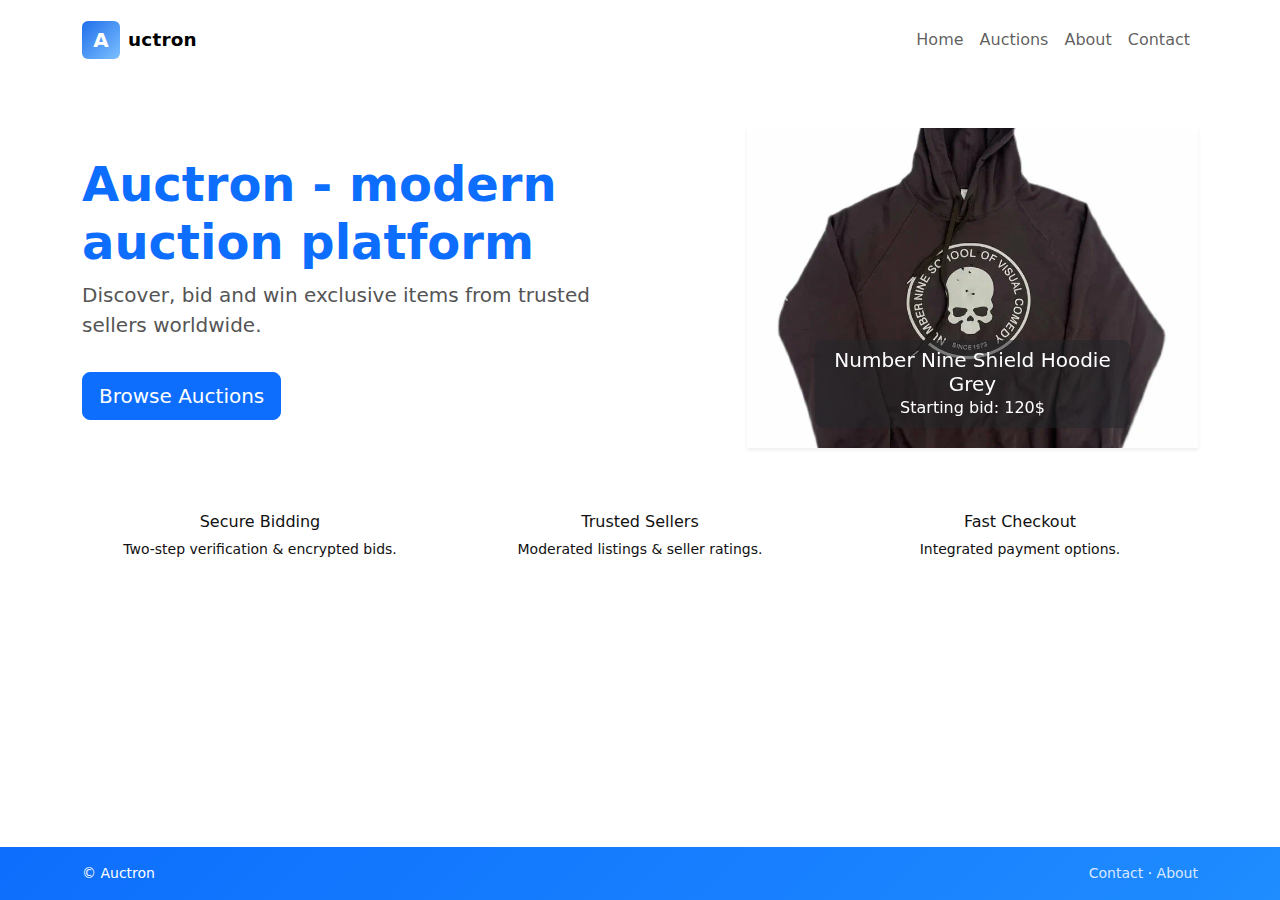
<file: index.html>
<!DOCTYPE html>
<html lang="en">
<head>
    <meta charset="UTF-8">
    <meta name="viewport" content="width=device-width, initial-scale=1.0">
    <title>Auctron</title>
    <link href="https://cdn.jsdelivr.net/npm/bootstrap@5.3.0/dist/css/bootstrap.min.css" rel="stylesheet">
    <link rel="stylesheet" href="assets/css/style.css">
</head>
<body>
    <header class="site-header">
        <nav class="navbar navbar-expand-lg navbar-light bg-white py-3">
            <div class="container">
                <a class="navbar-brand d-flex align-items-center" href="index.html">
                    <div class="logo-placeholder me-2">A</div>
                    <span class="brand-title">uctron</span>
                </a>
                <button class="navbar-toggler" type="button" data-bs-toggle="collapse" data-bs-target="#mainNav">
                    <span class="navbar-toggler-icon"></span>
                </button>
                <div class="collapse navbar-collapse" id="mainNav">
                    <ul class="navbar-nav ms-auto">
                        <li class="nav-item"><a class="nav-link" href="index.html">Home</a></li>
                        <li class="nav-item"><a class="nav-link" href="auctions.html">Auctions</a></li>
                        <li class="nav-item"><a class="nav-link" href="about.html">About</a></li>
                        <li class="nav-item"><a class="nav-link" href="contact.html">Contact</a></li>
                    </ul>
                </div>
            </div>
        </nav>
  </header>

    <!---->
<main class="container my-5">
  <div class="row align-items-center justify-content-between">
    <div class="col-lg-6">
      <h1 class="display-5 hero-title">Auctron - modern auction platform</h1>
      <p class="lead hero-subtitle">Discover, bid and win exclusive items from trusted sellers worldwide.</p>
      <a href="auctions.html" class="btn btn-primary btn-lg mt-3">Browse Auctions</a>
    </div>

    <div class="col-lg-5 mt-4 mt-lg-0">
      <div id="featuredCarousel" class="carousel slide shadow-sm" data-bs-ride="carousel">
        <div class="carousel-inner rounded-4 overflow-hidden">
          <div class="carousel-item active">
            <img src="assets/images/nn.jpeg" class="d-block w-100" alt="Item 1">
            <div class="carousel-caption bg-dark bg-opacity-50 rounded-3 p-2">
              <h5>Number Nine Shield Hoodie Grey</h5>
              <p>Starting bid: 120$</p>
            </div>
          </div>
          <div class="carousel-item">
            <img src="assets/images/nn2.jpeg" class="d-block w-100" alt="Item 2">
            <div class="carousel-caption bg-dark bg-opacity-50 rounded-3 p-2">
              <h5>Number (N)ine SS04 Skull Pullover</h5>
              <p>Starting bid: 450$</p>
            </div>
          </div>
          <div class="carousel-item">
            <img src="assets/images/nn3.jpeg" class="d-block w-100" alt="Item 3">
            <div class="carousel-caption bg-dark bg-opacity-50 rounded-3 p-2">
              <h5>Number (N)ine Skull Velour</h5>
              <p>Starting bid: 40$</p>
            </div>
          </div>
        </div>
        <button class="carousel-control-prev" type="button" data-bs-target="#featuredCarousel" data-bs-slide="prev">
          <span class="carousel-control-prev-icon"></span>
        </button>
        <button class="carousel-control-next" type="button" data-bs-target="#featuredCarousel" data-bs-slide="next">
          <span class="carousel-control-next-icon"></span>
        </button>
      </div>
    </div>
  </div>

  <section class="row mt-5 text-center">
      <div class="col-md-4">
        <div class="feature-card p-3">
          <h6>Secure Bidding</h6>
          <p class="small mb-0">Two-step verification & encrypted bids.</p>
        </div>
      </div>
      <div class="col-md-4">
        <div class="feature-card p-3">
          <h6>Trusted Sellers</h6>
          <p class="small mb-0">Moderated listings & seller ratings.</p>
        </div>
      </div>
      <div class="col-md-4">
        <div class="feature-card p-3">
          <h6>Fast Checkout</h6>
          <p class="small mb-0">Integrated payment options.</p>
        </div>
      </div>
    </section>
</main>

    <footer class="site-footer bg-light py-3">
        <div class="container d-flex justify-content-between small">
            <div>© <span id="year"></span> Auctron</div>
            <div>
                <a href="contact.html">Contact</a> · <a href="about.html">About</a>
            </div>
        </div>
    </footer>


  <script src="https://cdn.jsdelivr.net/npm/bootstrap@5.3.2/dist/js/bootstrap.bundle.min.js"></script>
  <script src="assets/js/script.js"></script>
</body>
</html>
</file>
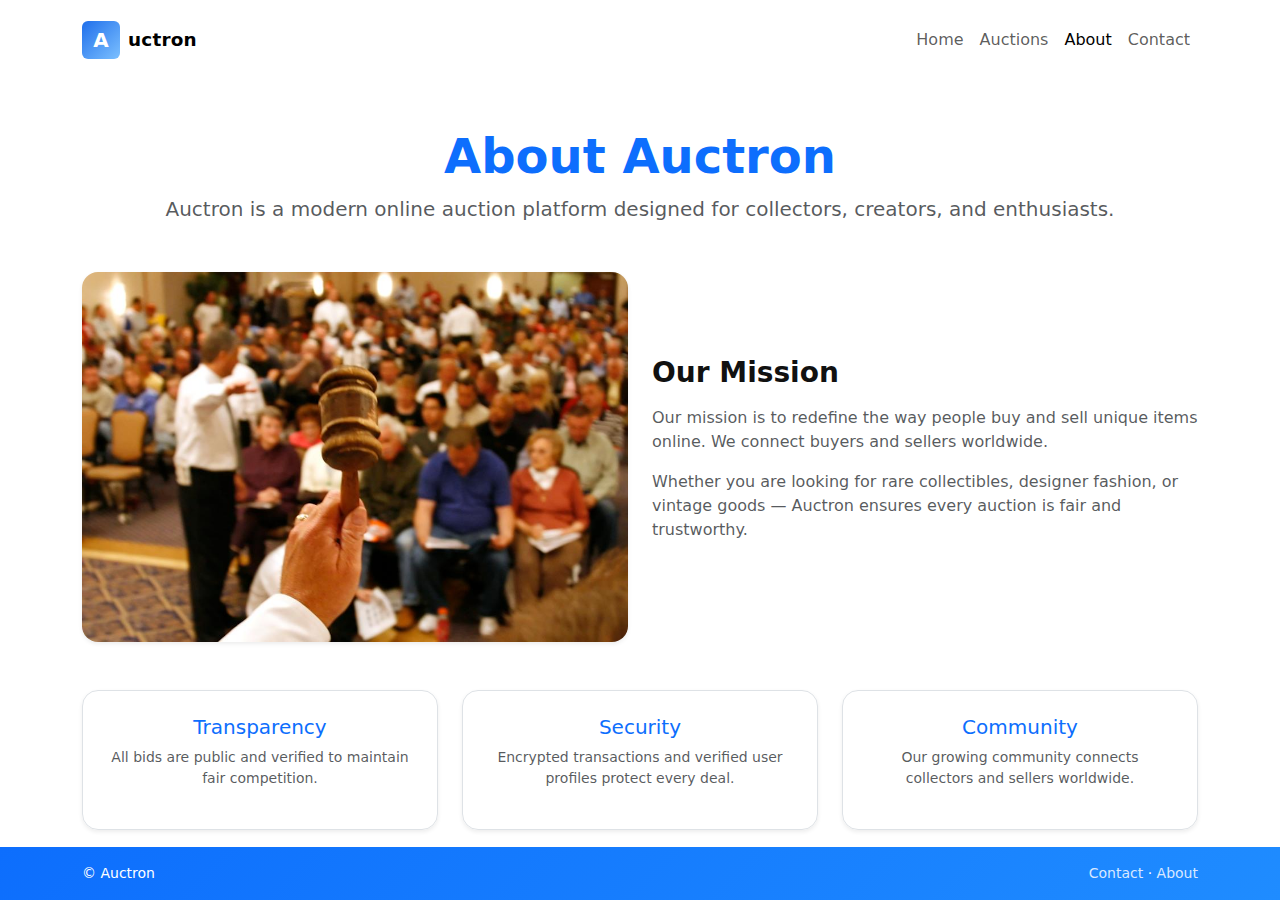
<file: about.html>
<!DOCTYPE html>
<html lang="en">
<head>
  <meta charset="UTF-8">
  <meta name="viewport" content="width=device-width, initial-scale=1.0">
  <title>About - Auctron</title>
  <link href="https://cdn.jsdelivr.net/npm/bootstrap@5.3.0/dist/css/bootstrap.min.css" rel="stylesheet">
  <link rel="stylesheet" href="assets/css/style.css">
</head>
<body>
  <header class="site-header">
    <nav class="navbar navbar-expand-lg navbar-light bg-white py-3">
      <div class="container">
        <a class="navbar-brand d-flex align-items-center" href="index.html">
          <div class="logo-placeholder me-2">A</div>
          <span class="brand-title">uctron</span>
        </a>
        <button class="navbar-toggler" type="button" data-bs-toggle="collapse" data-bs-target="#mainNav">
          <span class="navbar-toggler-icon"></span>
        </button>
        <div class="collapse navbar-collapse" id="mainNav">
          <ul class="navbar-nav ms-auto">
            <li class="nav-item"><a class="nav-link" href="index.html">Home</a></li>
            <li class="nav-item"><a class="nav-link" href="auctions.html">Auctions</a></li>
            <li class="nav-item"><a class="nav-link active" href="about.html">About</a></li>
            <li class="nav-item"><a class="nav-link" href="contact.html">Contact</a></li>
          </ul>
        </div>
      </div>
    </nav>
  </header>

  <main class="container my-5">
    <section class="text-center mb-5">
      <h1 class="display-5 fw-bold text-primary">About Auctron</h1>
      <p class="lead text-muted">Auctron is a modern online auction platform designed for collectors, creators, and enthusiasts.</p>
    </section>

    <section class="row align-items-center">
      <div class="col-lg-6 mb-4 mb-lg-0">
        <img src="assets/images/about.jpg" alt="About Auctron" class="img-fluid rounded-4 shadow-sm">
      </div>
      <div class="col-lg-6">
        <h3 class="fw-semibold mb-3">Our Mission</h3>
        <p class="text-muted">
          Our mission is to redefine the way people buy and sell unique items online. We connect buyers and sellers worldwide.
        </p>
        <p class="text-muted">
          Whether you are looking for rare collectibles, designer fashion, or vintage goods — Auctron ensures every auction is fair and trustworthy.
        </p>
      </div>
    </section>

    <section class="row text-center mt-5">
      <div class="col-md-4">
        <div class="p-4 border rounded-4 shadow-sm h-100">
          <h5 class="text-primary">Transparency</h5>
          <p class="small text-muted">All bids are public and verified to maintain fair competition.</p>
        </div>
      </div>
      <div class="col-md-4">
        <div class="p-4 border rounded-4 shadow-sm h-100">
          <h5 class="text-primary">Security</h5>
          <p class="small text-muted">Encrypted transactions and verified user profiles protect every deal.</p>
        </div>
      </div>
      <div class="col-md-4">
        <div class="p-4 border rounded-4 shadow-sm h-100">
          <h5 class="text-primary">Community</h5>
          <p class="small text-muted">Our growing community connects collectors and sellers worldwide.</p>
        </div>
      </div>
    </section>
  </main>

  <footer class="site-footer py-3">
    <div class="container d-flex justify-content-between small">
      <div>© <span id="year"></span> Auctron</div>
      <div>
        <a href="contact.html">Contact</a> · <a href="about.html">About</a>
      </div>
    </div>
  </footer>

  <script src="https://cdn.jsdelivr.net/npm/bootstrap@5.3.2/dist/js/bootstrap.bundle.min.js"></script>
  <script src="assets/js/script.js"></script>
</body>
</html>
</file>
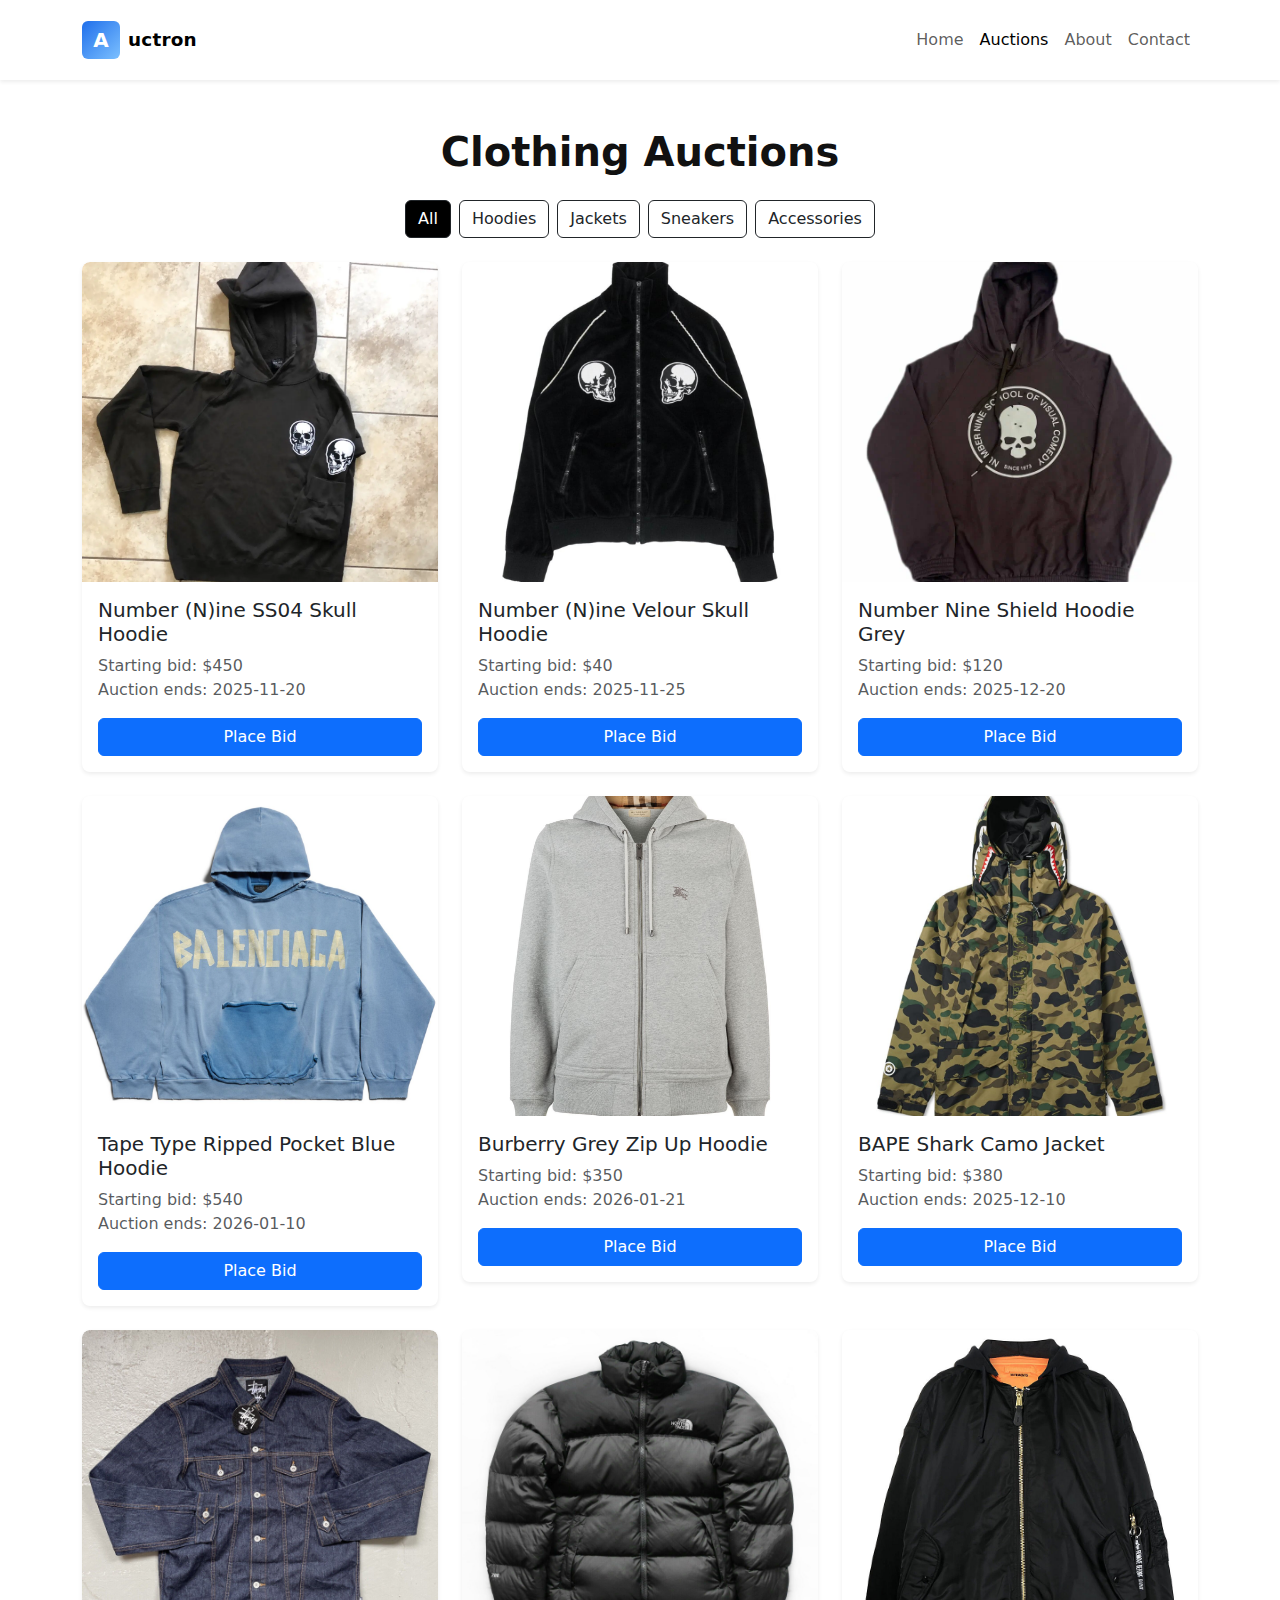
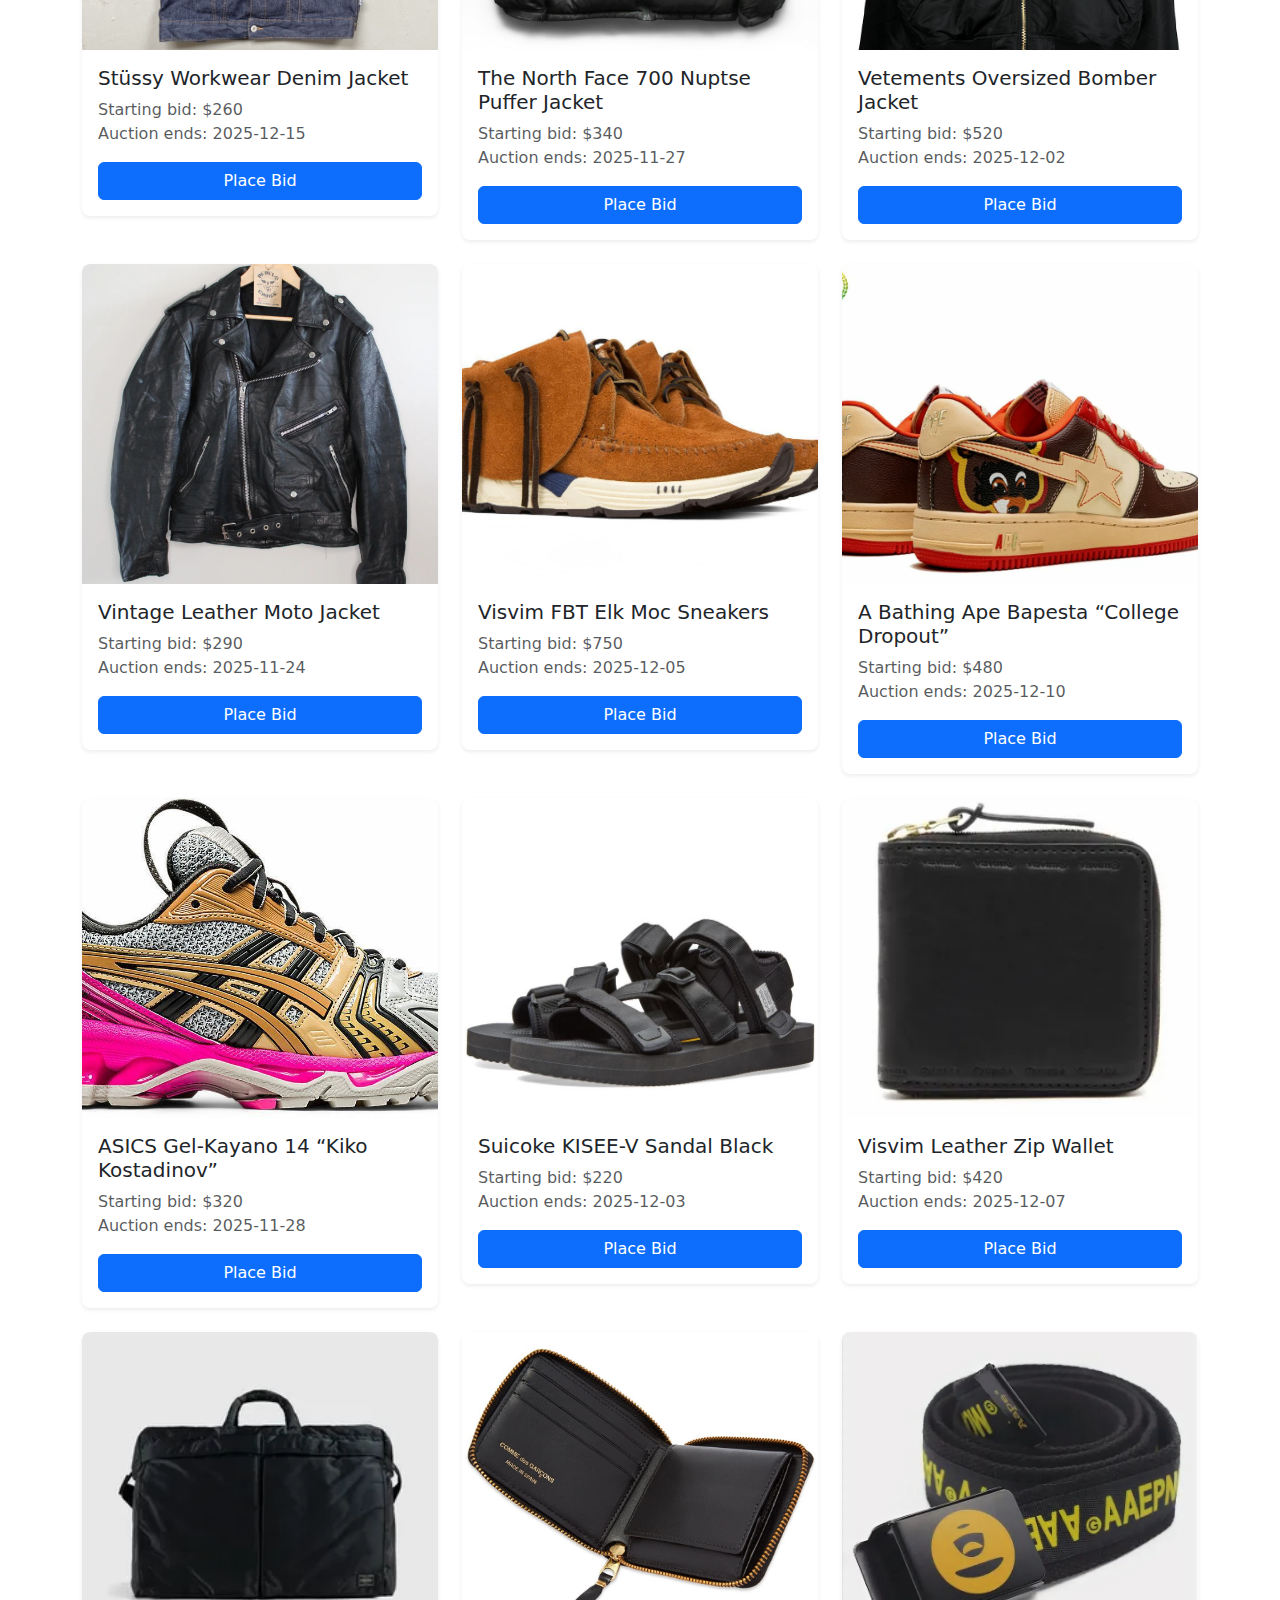
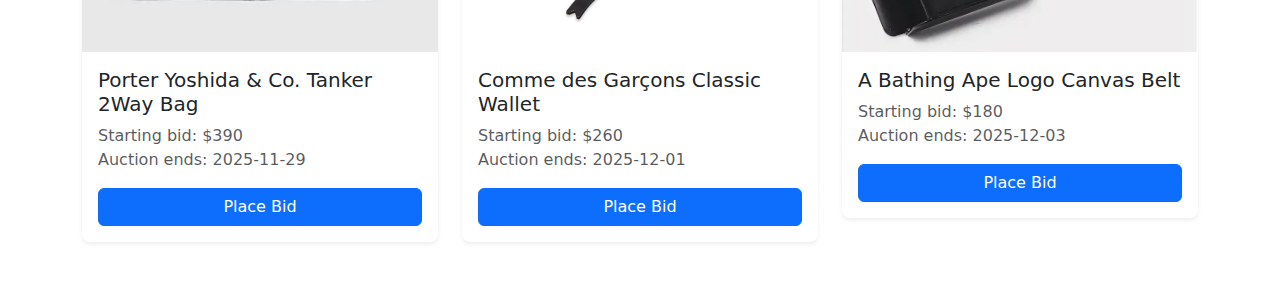
<file: auctions.html>
<!DOCTYPE html>
<html lang="en">
<head>
  <meta charset="UTF-8">
  <meta name="viewport" content="width=device-width, initial-scale=1.0">
  <title>Auctron - Auctions</title>
  <link href="https://cdn.jsdelivr.net/npm/bootstrap@5.3.0/dist/css/bootstrap.min.css" rel="stylesheet">
  <link rel="stylesheet" href="assets/css/style.css">
</head>
<body>
  <header class="site-header">
    <nav class="navbar navbar-expand-lg navbar-light bg-white py-3 shadow-sm">
      <div class="container">
        <a class="navbar-brand d-flex align-items-center" href="index.html">
          <div class="logo-placeholder me-2">A</div>
          <span class="brand-title">uctron</span>
        </a>
        <button class="navbar-toggler" type="button" data-bs-toggle="collapse" data-bs-target="#mainNav">
          <span class="navbar-toggler-icon"></span>
        </button>
        <div class="collapse navbar-collapse" id="mainNav">
          <ul class="navbar-nav ms-auto">
            <li class="nav-item"><a class="nav-link" href="index.html">Home</a></li>
            <li class="nav-item"><a class="nav-link active" href="auctions.html">Auctions</a></li>
            <li class="nav-item"><a class="nav-link" href="about.html">About</a></li>
            <li class="nav-item"><a class="nav-link" href="contact.html">Contact</a></li>
          </ul>
        </div>
      </div>
    </nav>
  </header>

  <main class="container my-5">
    <h1 class="text-center mb-4 fw-bold">Clothing Auctions</h1>

    <div class="d-flex justify-content-center flex-wrap mb-4 gap-2">
      <button class="btn btn-outline-dark active" data-category="all">All</button>
      <button class="btn btn-outline-dark" data-category="hoodies">Hoodies</button> 
      <button class="btn btn-outline-dark" data-category="jackets">Jackets</button>
      <button class="btn btn-outline-dark" data-category="sneakers">Sneakers</button>
      <button class="btn btn-outline-dark" data-category="accessories">Accessories</button>
    </div>

    <div class="row g-4" id="auctionGrid">
      <!-- Hoodies -->
      <div class="col-md-4 auction-item" data-category="hoodies"
          data-title="Number (N)ine SS04 Skull Hoodie"
          data-image="assets/images/nn2.jpeg"
          data-price="450"
          data-end="2025-11-20"
          data-description="Number (N)ine SS04 Skull Hoodie">
        <div class="card shadow-sm border-0">
          <img src="assets/images/nn2.jpeg" class="card-img-top" alt="Hoodie">
          <div class="card-body">
            <h5 class="card-title">Number (N)ine SS04 Skull Hoodie</h5>
            <p class="card-text text-muted">Starting bid: $450<br>Auction ends: 2025-11-20</p>
            <a href="#" class="btn btn-primary w-100">Place Bid</a>
          </div>
        </div>
      </div>

      <div class="col-md-4 auction-item" data-category="hoodies"
      data-title="Number (N)ine Velour Skull Hoodie"
          data-image="assets/images/nn3.jpeg"
          data-price="40"
          data-end="2025-11-25"
          data-description="Number (N)ine Velour Skull Hoodie">
        <div class="card shadow-sm border-0">
          <img src="assets/images/nn3.jpeg" class="card-img-top" alt="Hoodie">
          <div class="card-body">
            <h5 class="card-title">Number (N)ine Velour Skull Hoodie</h5>
            <p class="card-text text-muted">Starting bid: $40<br>Auction ends: 2025-11-25</p>
            <a href="#" class="btn btn-primary w-100">Place Bid</a>
          </div>
        </div>
      </div>

      <div class="col-md-4 auction-item" data-category="hoodies"
      data-title="Number Nine Shield Hoodie Grey"
          data-image="assets/images/nn.jpeg"
          data-price="120"
          data-end="2025-12-20"
          data-description="Number Nine Shield Hoodie Grey">
        <div class="card shadow-sm border-0">
          <img src="assets/images/nn.jpeg" class="card-img-top" alt="Hoodie">
          <div class="card-body">
            <h5 class="card-title">Number Nine Shield Hoodie Grey</h5>
            <p class="card-text text-muted">Starting bid: $120<br>Auction ends: 2025-12-20</p>
            <a href="#" class="btn btn-primary w-100">Place Bid</a>
          </div>
        </div>
      </div>

      <div class="col-md-4 auction-item" data-category="hoodies"
      data-title="Tape Type Ripped Pocket Blue Hoodie"
          data-image="assets/images/balenci.jpeg"
          data-price="540"
          data-end="2026-01-10"
          data-description="Tape Type Ripped Pocket Blue Hoodie">
        <div class="card shadow-sm border-0">
          <img src="assets/images/balenci.jpeg" class="card-img-top" alt="Hoodie">
          <div class="card-body">
            <h5 class="card-title">Tape Type Ripped Pocket Blue Hoodie</h5>
            <p class="card-text text-muted">Starting bid: $540<br>Auction ends: 2026-01-10</p>
            <a href="#" class="btn btn-primary w-100">Place Bid</a>
          </div>
        </div>
      </div>

      <div class="col-md-4 auction-item" data-category="hoodies"
      data-title="Burberry Grey Zip Up Hoodie"
          data-image="assets/images/burberry.jpg"
          data-price="350"
          data-end="2026-01-21"
          data-description="Burberry Grey Zip Up Hoodie">
        <div class="card shadow-sm border-0">
          <img src="assets/images/burberry.jpg" class="card-img-top" alt="Hoodie">
          <div class="card-body">
            <h5 class="card-title">Burberry Grey Zip Up Hoodie</h5>
            <p class="card-text text-muted">Starting bid: $350<br>Auction ends: 2026-01-21</p>
            <a href="#" class="btn btn-primary w-100">Place Bid</a>
          </div>
        </div>
      </div>

      <!-- Jackets -->
      <div class="col-md-4 auction-item" data-category="jackets"
       data-title="BAPE Shark Camo Jacket"
          data-image="assets/images/bape.jpeg"
          data-price="380"
          data-end="2025-12-10"
          data-description="BAPE Shark Camo Jacket">
        <div class="card shadow-sm border-0">
          <img src="assets/images/bape.jpeg" class="card-img-top" alt="Jacket">
          <div class="card-body">
            <h5 class="card-title">BAPE Shark Camo Jacket</h5>
            <p class="card-text text-muted">Starting bid: $380<br>Auction ends: 2025-12-10</p>
            <a href="#" class="btn btn-primary w-100">Place Bid</a>
          </div>
        </div>
      </div>

        <div class="col-md-4 auction-item" data-category="jackets"
        data-title="Stüssy Workwear Denim Jacket"
          data-image="assets/images/stussy.jpg"
          data-price="260"
          data-end="2025-12-15"
          data-description="Stüssy Workwear Denim Jacket">
          <div class="card shadow-sm border-0">
            <img src="assets/images/stussy.jpg" class="card-img-top" alt="Jacket">
            <div class="card-body">
              <h5 class="card-title">Stüssy Workwear Denim Jacket</h5>
              <p class="card-text text-muted">Starting bid: $260<br>Auction ends: 2025-12-15</p>
              <a href="#" class="btn btn-primary w-100">Place Bid</a>
            </div>
          </div>
        </div>

        <div class="col-md-4 auction-item" data-category="jackets"
        data-title="The North Face 700 Nuptse Puffer Jacket"
          data-image="assets/images/face.jpg"
          data-price="340"
          data-end="2025-11-27"
          data-description="The North Face 700 Nuptse Puffer Jacket">
          <div class="card shadow-sm border-0">
            <img src="assets/images/face.jpg" class="card-img-top" alt="Jacket">
            <div class="card-body">
              <h5 class="card-title">The North Face 700 Nuptse Puffer Jacket</h5>
              <p class="card-text text-muted">Starting bid: $340<br>Auction ends: 2025-11-27</p>
              <a href="#" class="btn btn-primary w-100">Place Bid</a>
            </div>
          </div>
        </div>

        <div class="col-md-4 auction-item" data-category="jackets"
        data-title="Vetements Oversized Bomber Jacket"
          data-image="assets/images/vetmo.jpg"
          data-price="520"
          data-end="2025-12-02"
          data-description="Vetements Oversized Bomber Jacket">
          <div class="card shadow-sm border-0">
            <img src="assets/images/vetmo.jpg" class="card-img-top" alt="Jacket">
            <div class="card-body">
              <h5 class="card-title">Vetements Oversized Bomber Jacket</h5>
              <p class="card-text text-muted">Starting bid: $520<br>Auction ends: 2025-12-02</p>
              <a href="#" class="btn btn-primary w-100">Place Bid</a>
            </div>
          </div>
        </div>

        <div class="col-md-4 auction-item" data-category="jackets"
        data-title="Vintage Leather Moto Jacket"
          data-image="assets/images/leather.jpeg"
          data-price="290"
          data-end="2025-11-24"
          data-description="Vintage Leather Moto Jacket">
          <div class="card shadow-sm border-0">
            <img src="assets/images/leather.jpeg" class="card-img-top" alt="Jacket">
            <div class="card-body">
              <h5 class="card-title">Vintage Leather Moto Jacket</h5>
              <p class="card-text text-muted">Starting bid: $290<br>Auction ends: 2025-11-24</p>
              <a href="#" class="btn btn-primary w-100">Place Bid</a>
            </div>
          </div>
        </div>


      <!-- Sneakers -->
        <div class="col-md-4 auction-item" data-category="sneakers"
        data-title="Visvim FBT Elk Moc Sneakers"
          data-image="assets/images/visvim.jpg"
          data-price="750"
          data-end="2025-12-05"
          data-description="Visvim FBT Elk Moc Sneakers">
          <div class="card shadow-sm border-0">
            <img src="assets/images/visvim.jpg" class="card-img-top" alt="Sneakers">
            <div class="card-body">
              <h5 class="card-title">Visvim FBT Elk Moc Sneakers</h5>
              <p class="card-text text-muted">Starting bid: $750<br>Auction ends: 2025-12-05</p>
              <a href="#" class="btn btn-primary w-100">Place Bid</a>
            </div>
          </div>
        </div>

        <div class="col-md-4 auction-item" data-category="sneakers"
        data-title="A Bathing Ape Bapesta “College Dropout"
          data-image="assets/images/ape.jpg"
          data-price="480"
          data-end="2025-12-10"
          data-description="A Bathing Ape Bapesta “College Dropout">
          <div class="card shadow-sm border-0">
            <img src="assets/images/ape.jpeg" class="card-img-top" alt="Sneakers">
            <div class="card-body">
              <h5 class="card-title">A Bathing Ape Bapesta “College Dropout”</h5>
              <p class="card-text text-muted">Starting bid: $480<br>Auction ends: 2025-12-10</p>
              <a href="#" class="btn btn-primary w-100">Place Bid</a>
            </div>
          </div>
        </div>

        <div class="col-md-4 auction-item" data-category="sneakers"
        data-title="ASICS Gel-Kayano 14 “Kiko Kostadinov"
          data-image="assets/images/asics.jpg"
          data-price="320"
          data-end="2025-11-28"
          data-description="ASICS Gel-Kayano 14 “Kiko Kostadinov">
          <div class="card shadow-sm border-0">
            <img src="assets/images/asics.jpg" class="card-img-top" alt="Sneakers">
            <div class="card-body">
              <h5 class="card-title">ASICS Gel-Kayano 14 “Kiko Kostadinov”</h5>
              <p class="card-text text-muted">Starting bid: $320<br>Auction ends: 2025-11-28</p>
              <a href="#" class="btn btn-primary w-100">Place Bid</a>
            </div>
          </div>
        </div>

        <div class="col-md-4 auction-item" data-category="sneakers"
        data-title="ASICS Gel-Kayano 14 “Kiko Kostadinov"
          data-image="assets/images/sandal.jpg"
          data-price="220"
          data-end="2025-12-03"
          data-description="ASICS Gel-Kayano 14 “Kiko Kostadinov">
          <div class="card shadow-sm border-0">
            <img src="assets/images/sandal.jpg" class="card-img-top" alt="Sneakers">
            <div class="card-body">
              <h5 class="card-title">Suicoke KISEE-V Sandal Black</h5>
              <p class="card-text text-muted">Starting bid: $220<br>Auction ends: 2025-12-03</p>
              <a href="#" class="btn btn-primary w-100">Place Bid</a>
            </div>
          </div>
        </div>

      <!-- Accessories -->
        <div class="col-md-4 auction-item" data-category="accessories"
        data-title="Visvim Leather Zip Wallet"
          data-image="assets/images/visvimvisvim.jpeg"
          data-price="420"
          data-end="2025-12-07"
          data-description="Visvim Leather Zip Wallet">
          <div class="card shadow-sm border-0">
            <img src="assets/images/visvimvisvim.jpeg" class="card-img-top" alt="Wallet">
            <div class="card-body">
              <h5 class="card-title">Visvim Leather Zip Wallet</h5>
              <p class="card-text text-muted">Starting bid: $420<br>Auction ends: 2025-12-07</p>
              <a href="#" class="btn btn-primary w-100">Place Bid</a>
            </div>
          </div>
        </div>

        <div class="col-md-4 auction-item" data-category="accessories"
        data-title="Porter Yoshida & Co. Tanker 2Way Bag"
          data-image="assets/images/porter_yoshida_tank_bag.jpeg"
          data-price="390"
          data-end="2025-11-29"
          data-description="Porter Yoshida & Co. Tanker 2Way Bag">
          <div class="card shadow-sm border-0">
            <img src="assets/images/porter_yoshida_tank_bag.jpeg" class="card-img-top" alt="Bag">
            <div class="card-body">
              <h5 class="card-title">Porter Yoshida & Co. Tanker 2Way Bag</h5>
              <p class="card-text text-muted">Starting bid: $390<br>Auction ends: 2025-11-29</p>
              <a href="#" class="btn btn-primary w-100">Place Bid</a>
            </div>
          </div>
        </div>

        <div class="col-md-4 auction-item" data-category="accessories"
        data-title="Comme des Garçons Classic Wallet"
          data-image="assets/images/cdg_wallet.jpg"
          data-price="260"
          data-end="2025-12-01"
          data-description="Comme des Garçons Classic Wallet">
          <div class="card shadow-sm border-0">
            <img src="assets/images/cdg_wallet.jpg" class="card-img-top" alt="Wallet">
            <div class="card-body">
              <h5 class="card-title">Comme des Garçons Classic Wallet</h5>
              <p class="card-text text-muted">Starting bid: $260<br>Auction ends: 2025-12-01</p>
              <a href="#" class="btn btn-primary w-100">Place Bid</a>
            </div>
          </div>
        </div>

        <div class="col-md-4 auction-item" data-category="accessories"
        data-title="A Bathing Ape Logo Canvas Belt"
          data-image="assets/images/bape_belt.jpeg"
          data-price="180"
          data-end="2025-12-03"
          data-description="A Bathing Ape Logo Canvas Belt">
          <div class="card shadow-sm border-0">
            <img src="assets/images/bape_belt.jpeg" class="card-img-top" alt="Belt">
            <div class="card-body">
              <h5 class="card-title">A Bathing Ape Logo Canvas Belt</h5>
              <p class="card-text text-muted">Starting bid: $180<br>Auction ends: 2025-12-03</p>
              <a href="#" class="btn btn-primary w-100">Place Bid</a>
            </div>
          </div>
        </div>    
    </div>
  </main>

  <script src="https://cdn.jsdelivr.net/npm/bootstrap@5.3.2/dist/js/bootstrap.bundle.min.js"></script>
  <script src="assets/js/script.js"></script>
</body>
</html>
</file>
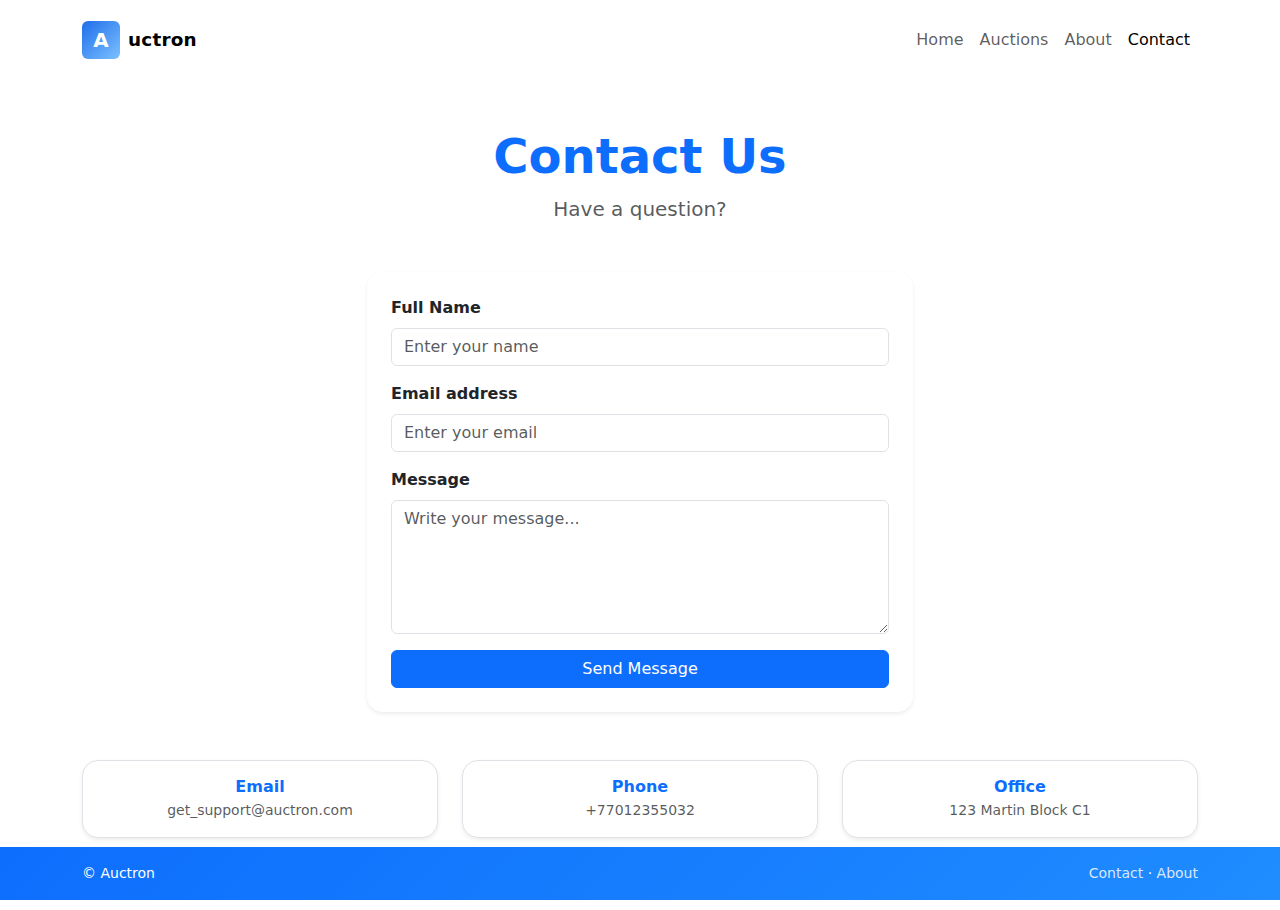
<file: contact.html>
<!DOCTYPE html>
<html lang="en">
<head>
  <meta charset="UTF-8">
  <meta name="viewport" content="width=device-width, initial-scale=1.0">
  <title>Contact - Auctron</title>
  <link href="https://cdn.jsdelivr.net/npm/bootstrap@5.3.0/dist/css/bootstrap.min.css" rel="stylesheet">
  <link rel="stylesheet" href="assets/css/style.css">
</head>
<body>
  <header class="site-header">
    <nav class="navbar navbar-expand-lg navbar-light bg-white py-3">
      <div class="container">
        <a class="navbar-brand d-flex align-items-center" href="index.html">
          <div class="logo-placeholder me-2">A</div>
          <span class="brand-title">uctron</span>
        </a>
        <button class="navbar-toggler" type="button" data-bs-toggle="collapse" data-bs-target="#mainNav">
          <span class="navbar-toggler-icon"></span>
        </button>
        <div class="collapse navbar-collapse" id="mainNav">
          <ul class="navbar-nav ms-auto">
            <li class="nav-item"><a class="nav-link" href="index.html">Home</a></li>
            <li class="nav-item"><a class="nav-link" href="auctions.html">Auctions</a></li>
            <li class="nav-item"><a class="nav-link" href="about.html">About</a></li>
            <li class="nav-item"><a class="nav-link active" href="contact.html">Contact</a></li>
          </ul>
        </div>
      </div>
    </nav>
  </header>

  <main class="container my-5">
    <section class="text-center mb-5">
      <h1 class="display-5 fw-bold text-primary">Contact Us</h1>
      <p class="lead text-muted">Have a question?</p>
    </section>

    <section class="row justify-content-center">
      <div class="col-lg-6">
        <div class="card shadow-sm border-0 rounded-4">
          <div class="card-body p-4">
            <form>
              <div class="mb-3">
                <label for="name" class="form-label fw-semibold">Full Name</label>
                <input type="text" class="form-control" id="name" placeholder="Enter your name">
              </div>
              <div class="mb-3">
                <label for="email" class="form-label fw-semibold">Email address</label>
                <input type="email" class="form-control" id="email" placeholder="Enter your email">
              </div>
              <div class="mb-3">
                <label for="message" class="form-label fw-semibold">Message</label>
                <textarea class="form-control" id="message" rows="5" placeholder="Write your message..."></textarea>
              </div>
              <button type="submit" class="btn btn-primary w-100">Send Message</button>
            </form>
          </div>
        </div>
      </div>
    </section>

    <section class="row text-center mt-5">
      <div class="col-md-4 mb-4">
        <div class="p-3 border rounded-4 shadow-sm h-100">
          <h6 class="text-primary fw-semibold mb-1">Email</h6>
          <p class="text-muted small mb-0">get_support@auctron.com</p>
        </div>
      </div>
      <div class="col-md-4 mb-4">
        <div class="p-3 border rounded-4 shadow-sm h-100">
          <h6 class="text-primary fw-semibold mb-1">Phone</h6>
          <p class="text-muted small mb-0">+77012355032</p>
        </div>
      </div>
      <div class="col-md-4 mb-4">
        <div class="p-3 border rounded-4 shadow-sm h-100">
          <h6 class="text-primary fw-semibold mb-1">Office</h6>
          <p class="text-muted small mb-0">123 Martin Block C1</p>
        </div>
      </div>
    </section>
  </main>

  <footer class="site-footer py-3">
    <div class="container d-flex justify-content-between small">
      <div>© <span id="year"></span> Auctron</div>
      <div>
        <a href="contact.html">Contact</a> · <a href="about.html">About</a>
      </div>
    </div>
  </footer>

  <script src="https://cdn.jsdelivr.net/npm/bootstrap@5.3.2/dist/js/bootstrap.bundle.min.js"></script>
  <script src="assets/js/script.js"></script>
</body>
</html>
</file>
<file: assets/css/style.css>
body {
    font-family: system-ui, -apple-system, BlinkMacSystemFont, 'Segoe UI', Roboto, Oxygen, Ubuntu, Cantarell, 'Open Sans', 'Helvetica Neue', sans-serif;
    background: #fff;
    color: #111;
}

.site-header .brand-title{
  font-weight:700;
  font-size:1.15rem;
  letter-spacing:0.2px;
}

.logo-placeholder{
  width:38px;
  height:38px;
  border-radius:6px;
  display:flex;
  align-items:center;
  justify-content:center;
  background:linear-gradient(135deg,#1f6feb 0%, #7cc0ff 100%);
  color:#fff;
  font-weight:700;
}

.site-footer {
    position: fixed;
    bottom: 0;
    left: 0;
    width: 100%;
    background: linear-gradient(135deg,#0d6efd,#1f8cff);
    color: white;
    border-top: none;
}

.site-footer a {
    color: #d9e8ff;
    text-decoration: none;
    transition: color 0.3s;
}
.site-footer a:hover {
    color: white;
    text-decoration: underline;
}

.img-hero-placeholder {
  height:220px;
  background:linear-gradient(180deg,#eee,#f8f8f8);
  display:flex;
  align-items:center;
  justify-content:center;
  color:#888;
  border-radius:8px;
}

.hero-title {
  font-weight: 700;
  color: #0d6efd;
}

.hero-subtitle {
  color: #555;
}

#featuredCarousel img {
  height: 320px;
  object-fit: cover;
}

.carousel-caption h5, 
.carousel-caption p {
  color: #fff;
  margin: 0;
}

.card-img-top {
  width: 100%;
  height: 320px;            
  object-fit: cover;         
  object-position: center;    
  border-top-left-radius: 0.5rem;
  border-top-right-radius: 0.5rem;
}

.card {
  border-radius: 0.5rem;
  overflow: hidden;
}

.card:hover {
  transform: translateY(-5px);
  box-shadow: 0 8px 16px rgba(0,0,0,0.15);
}

.btn-outline-dark.active {
  background-color: #000;
  color: #fff;
}

@media (max-width: 992px) {
  .hero-title {
    text-align: center;
  }
  .hero-subtitle {
    text-align: center;
  }
  .btn.btn-primary {
    display: block;
    margin: 0 auto;
  }
  #featuredCarousel {
    margin-top: 30px;
  }
}
</file>
